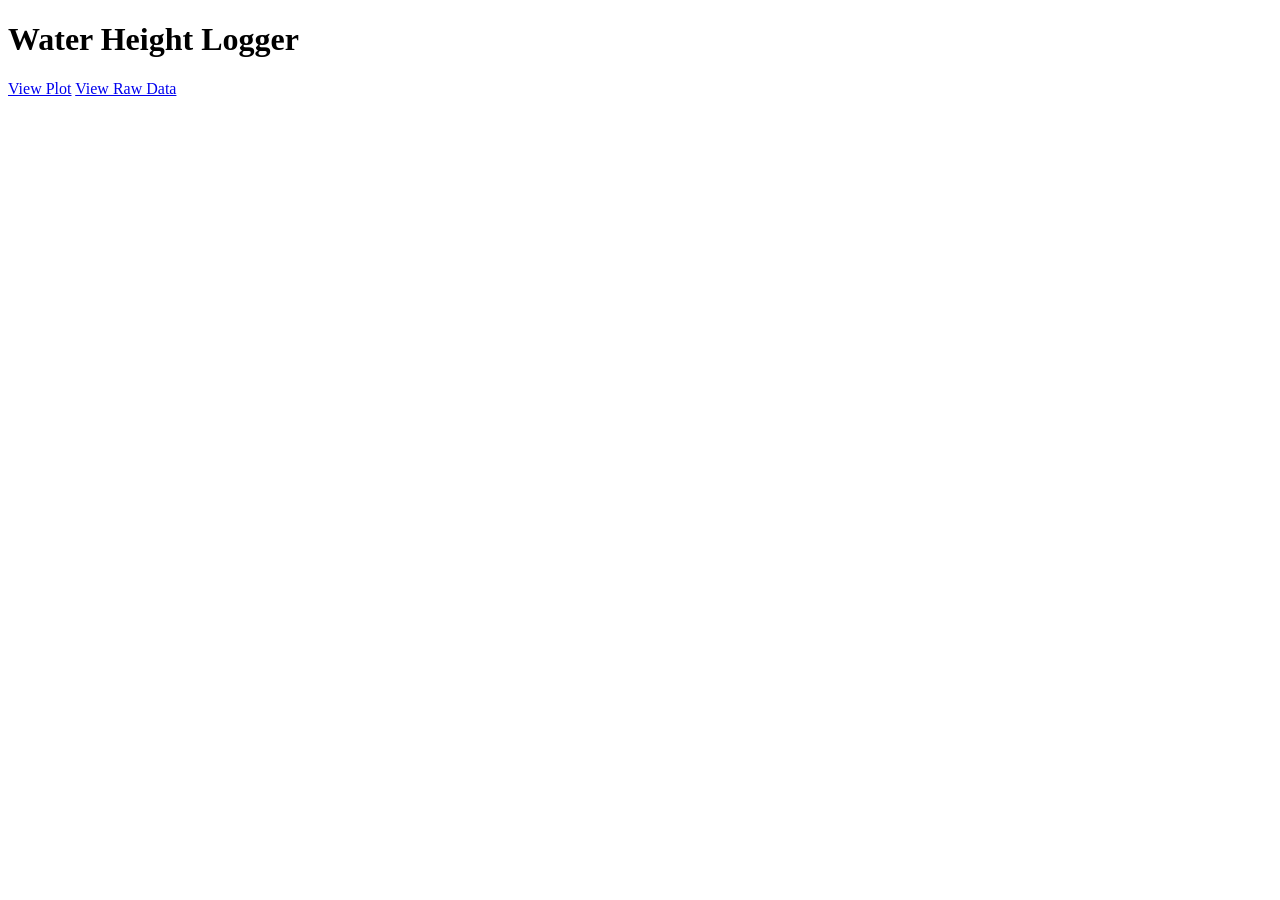
<file: templates/index.html>
<!doctype html>
<html lang="en">
  <head>
    <meta charset="utf-8">
    <title>Hauteur d'eau du puits</title>
  </head>
  <body>
    <h1>Water Height Logger</h1>
    <a href="/plot">View Plot</a>
    <a href="/data">View Raw Data</a>
  </body>
</html>
</file>
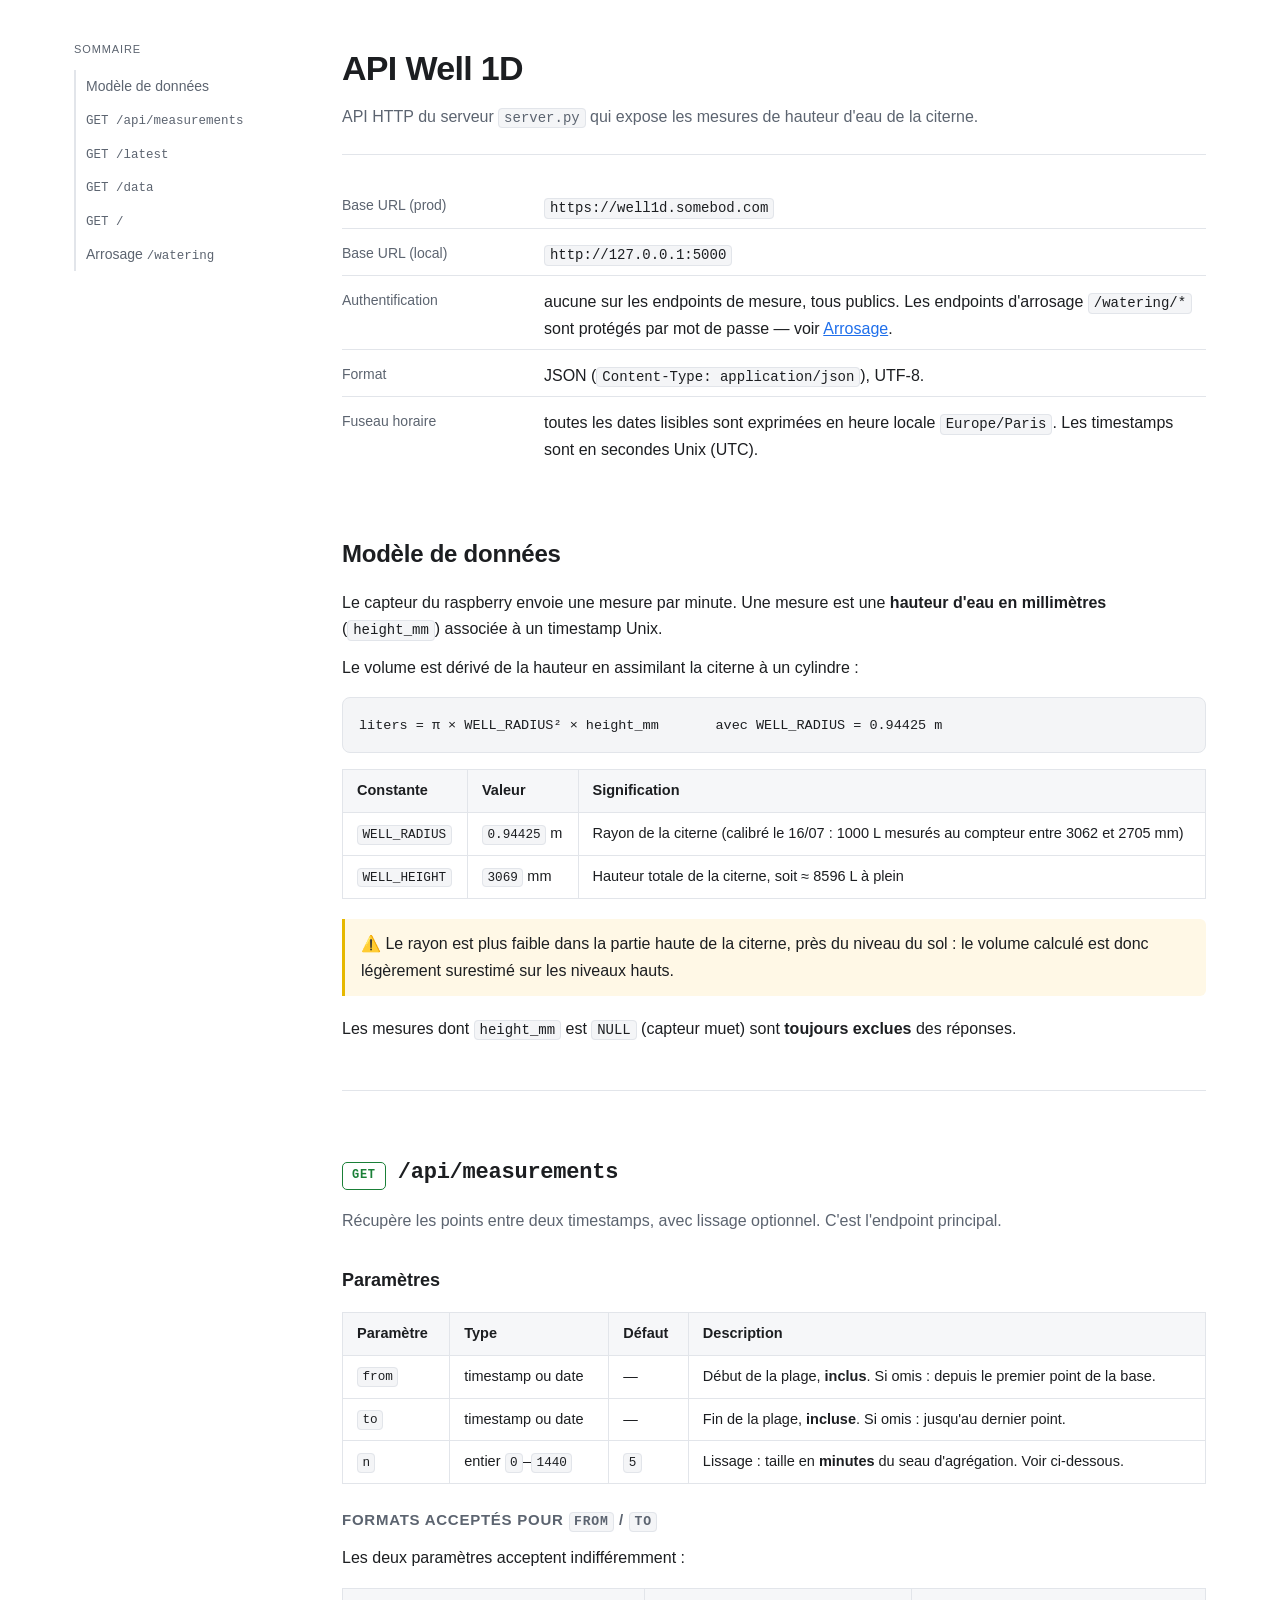
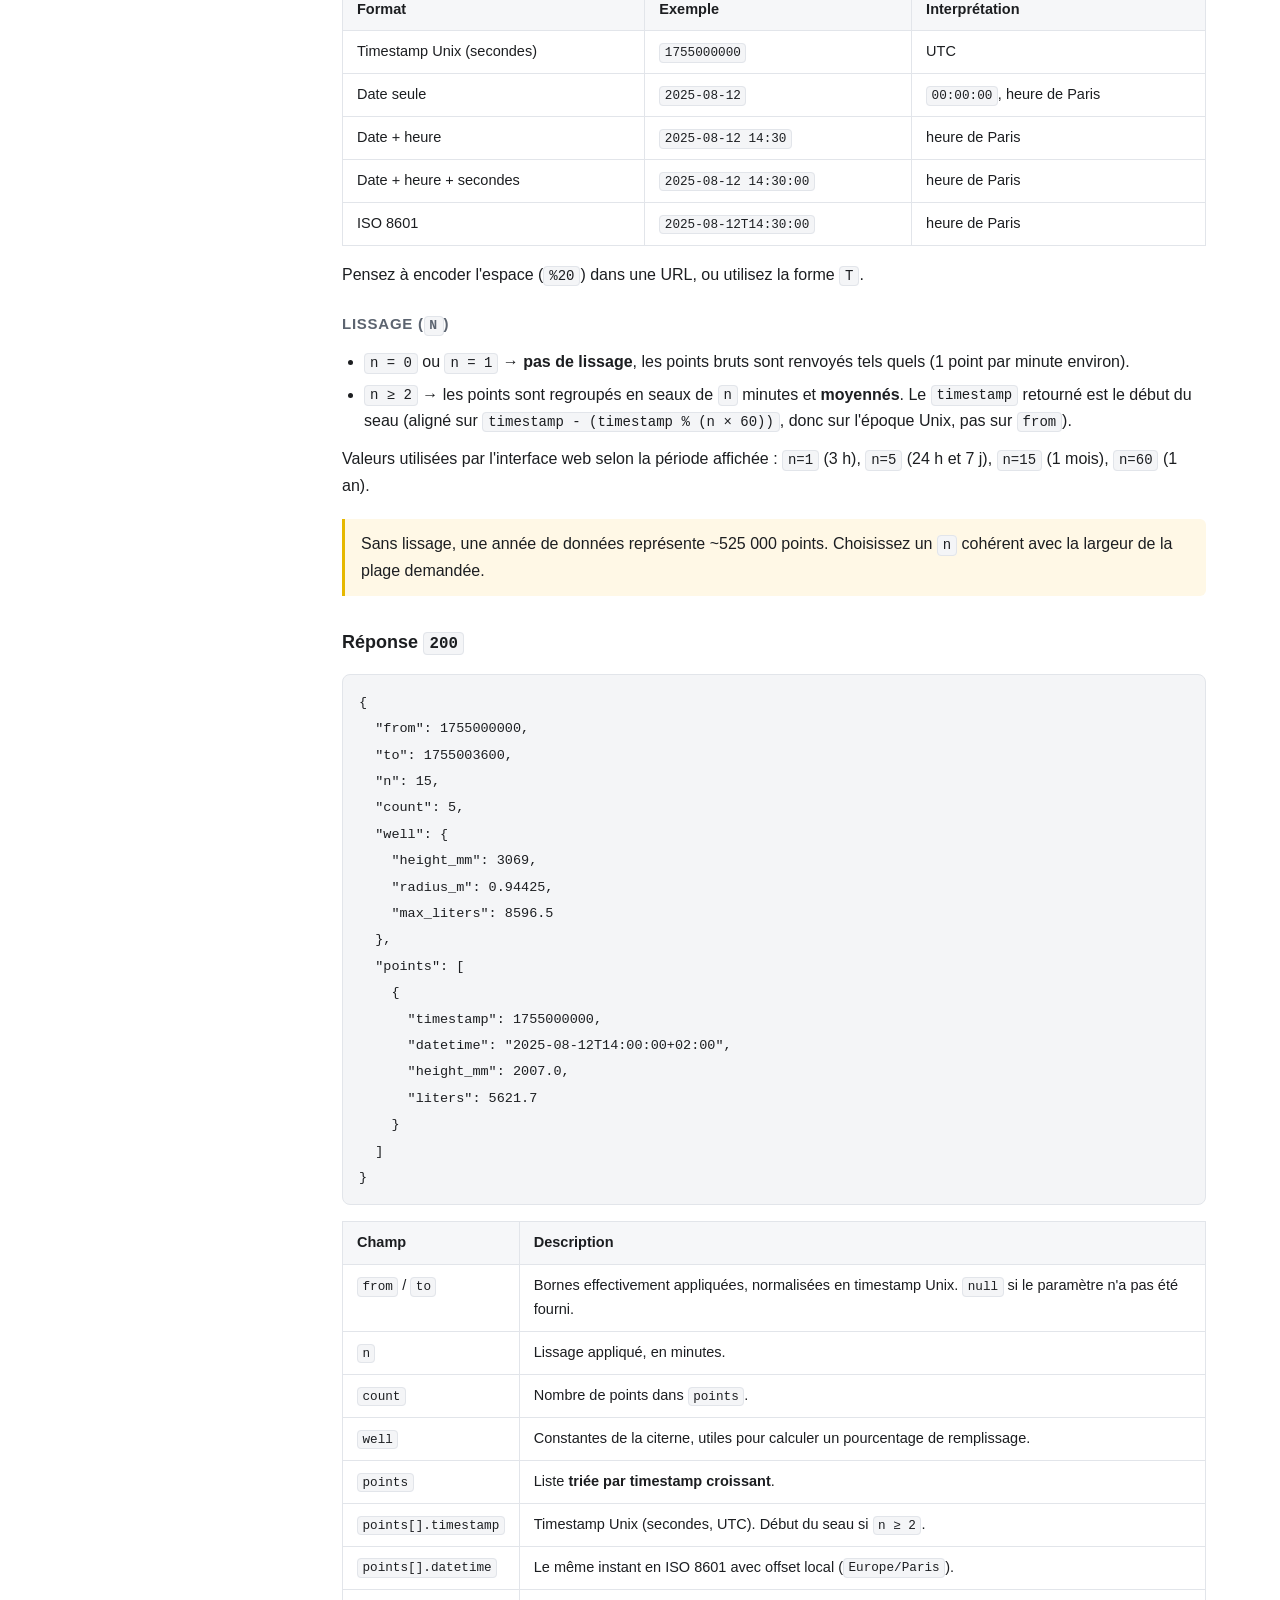
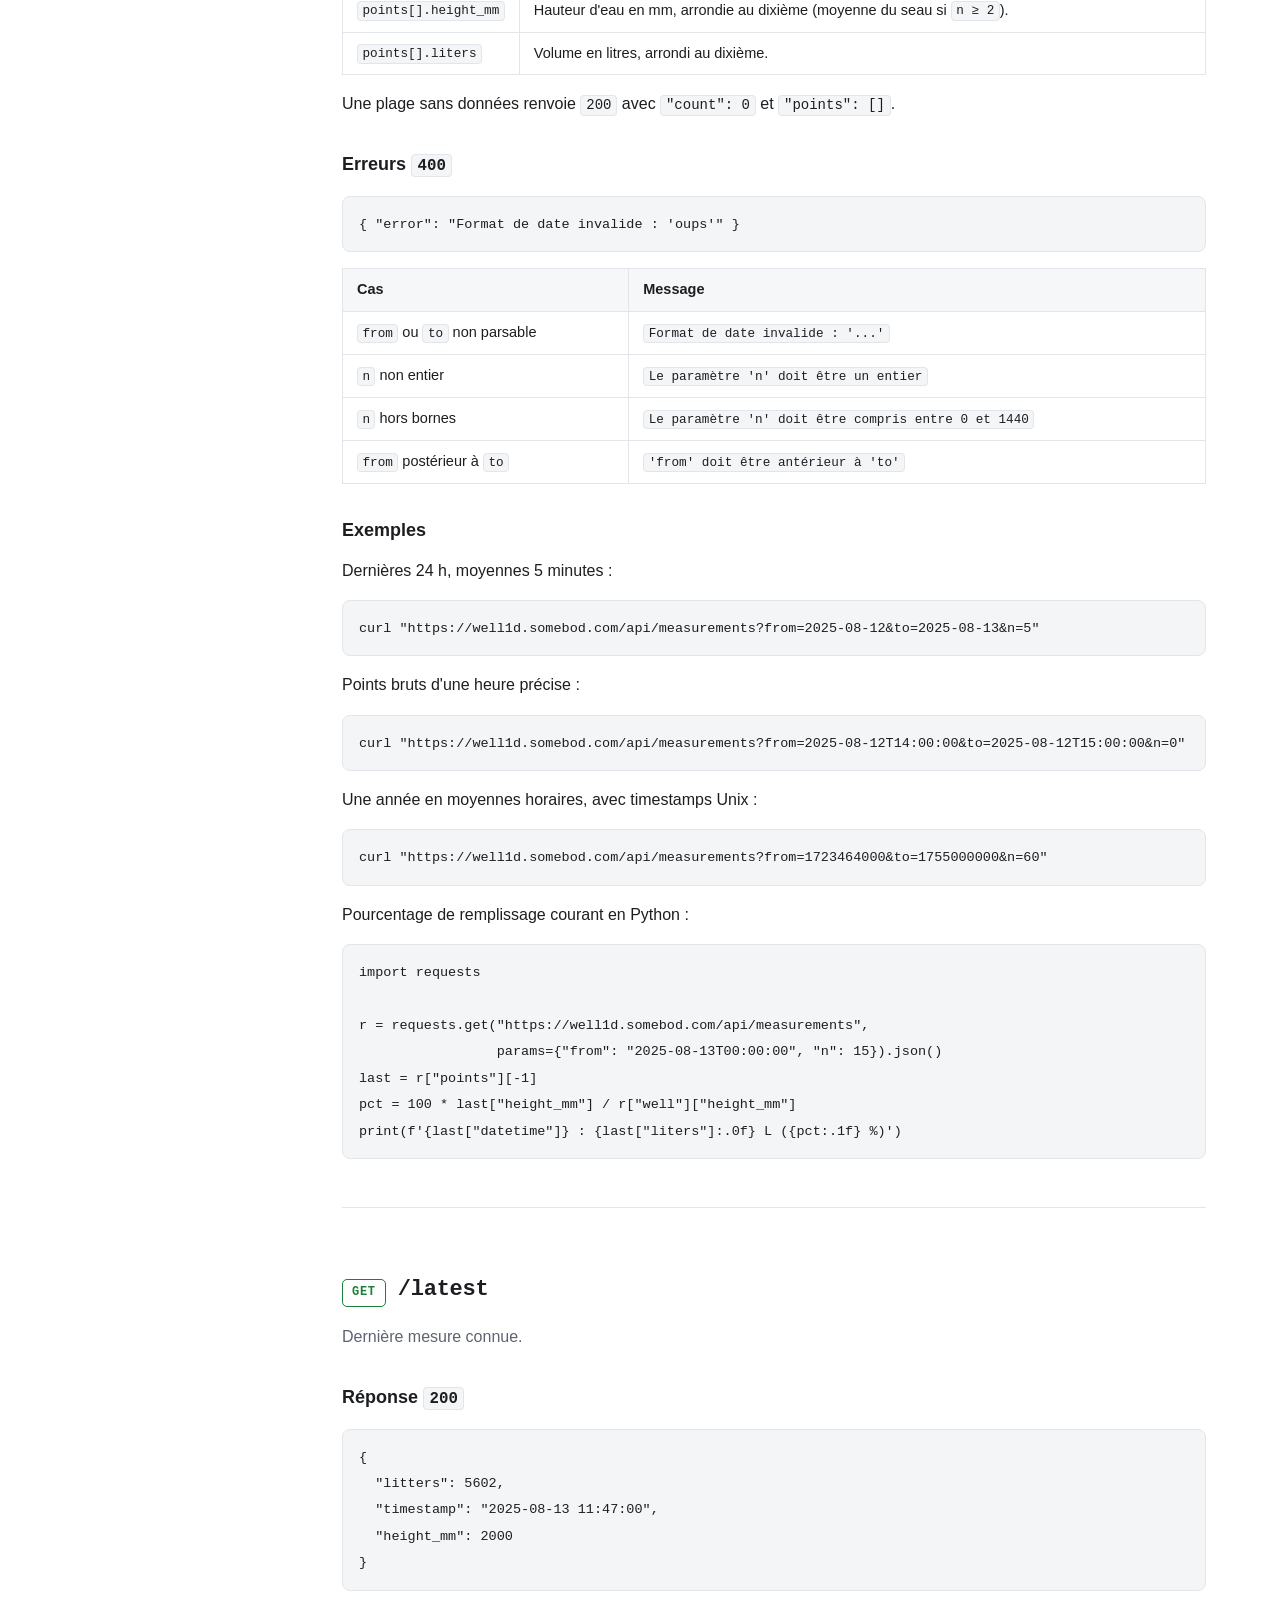
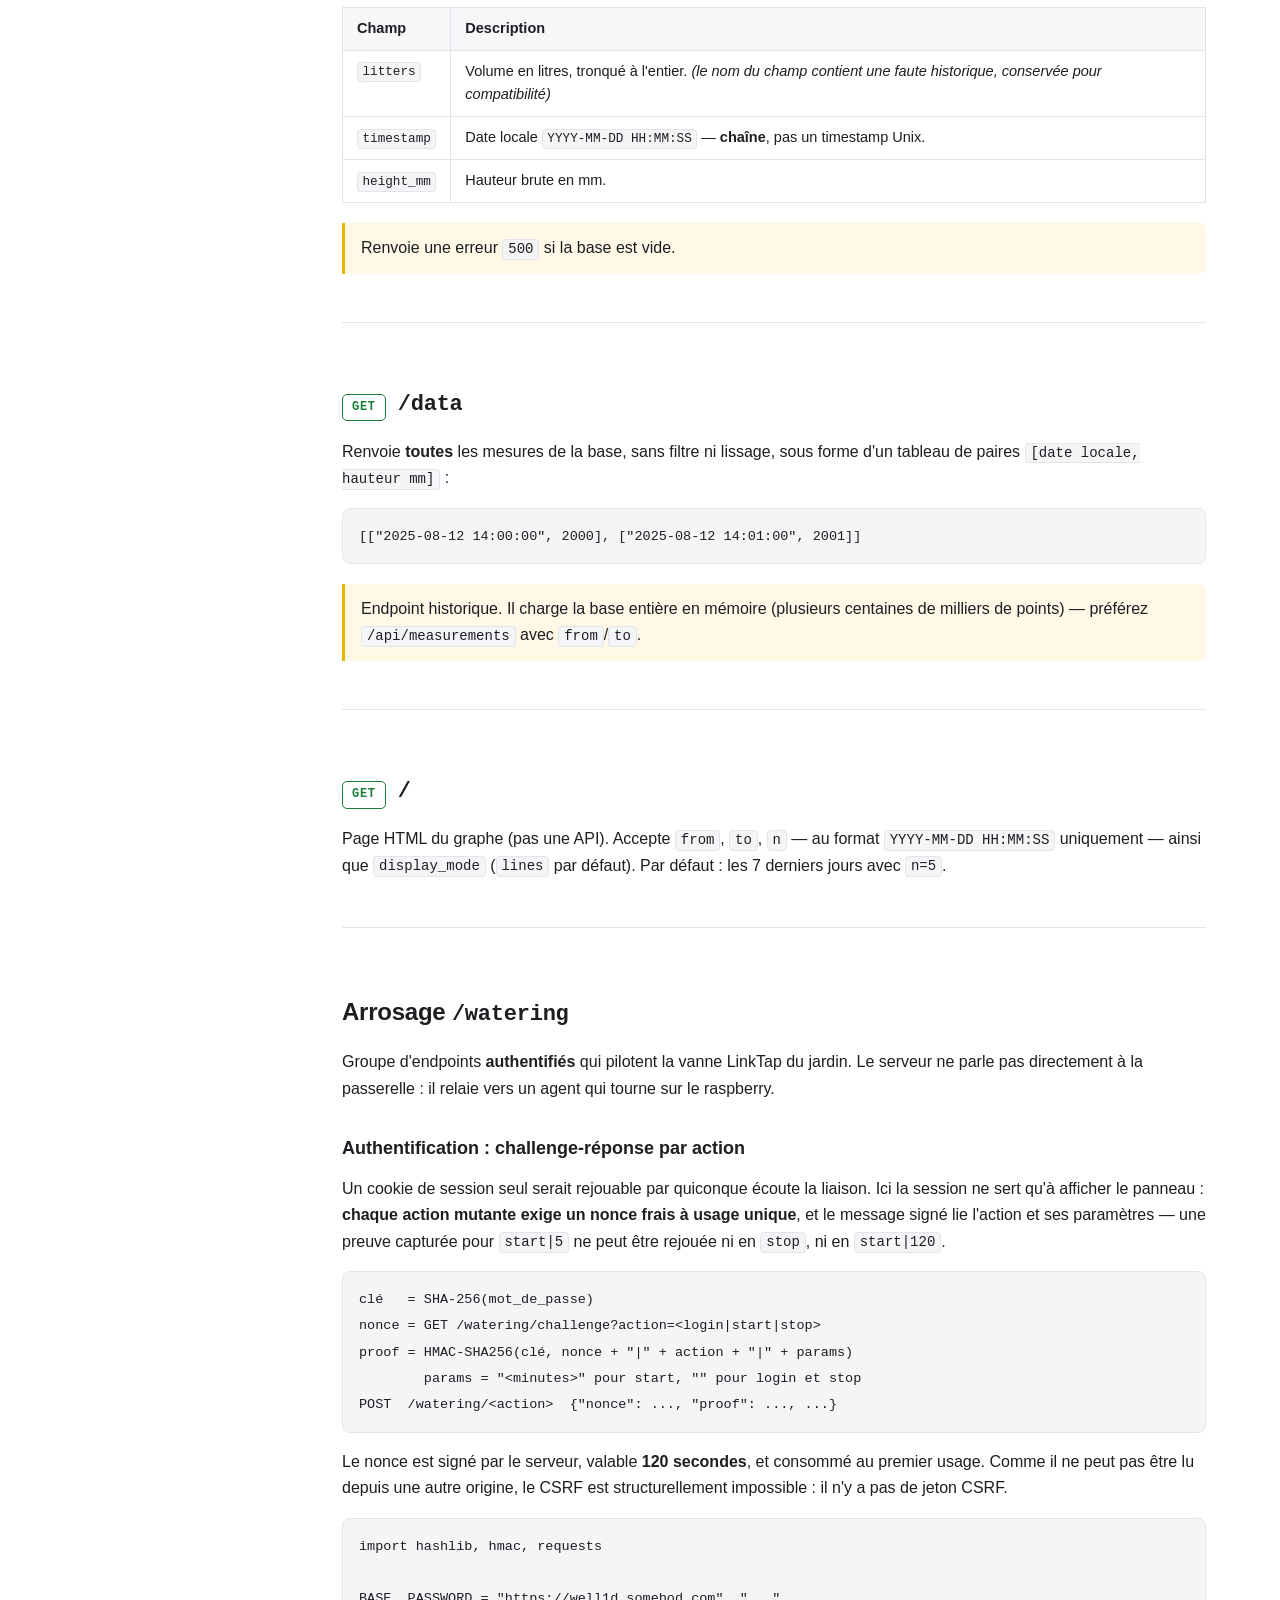
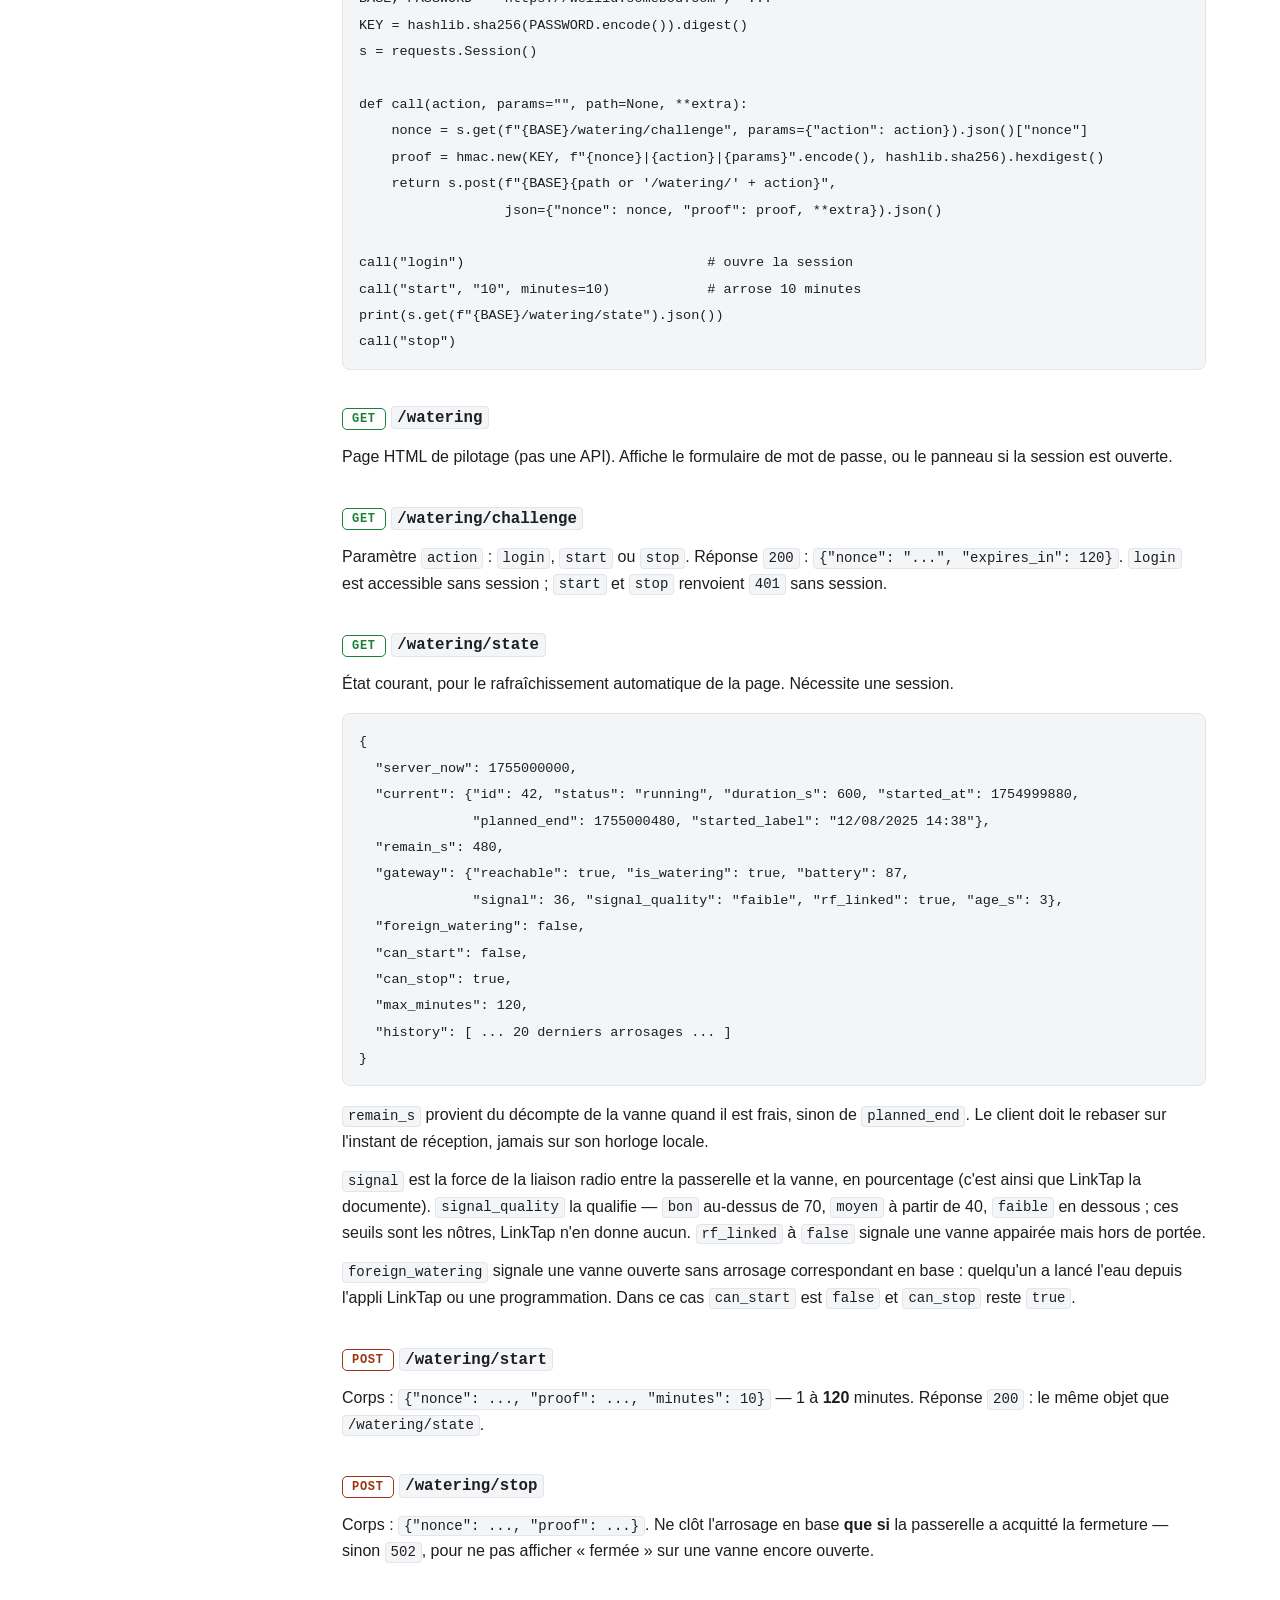
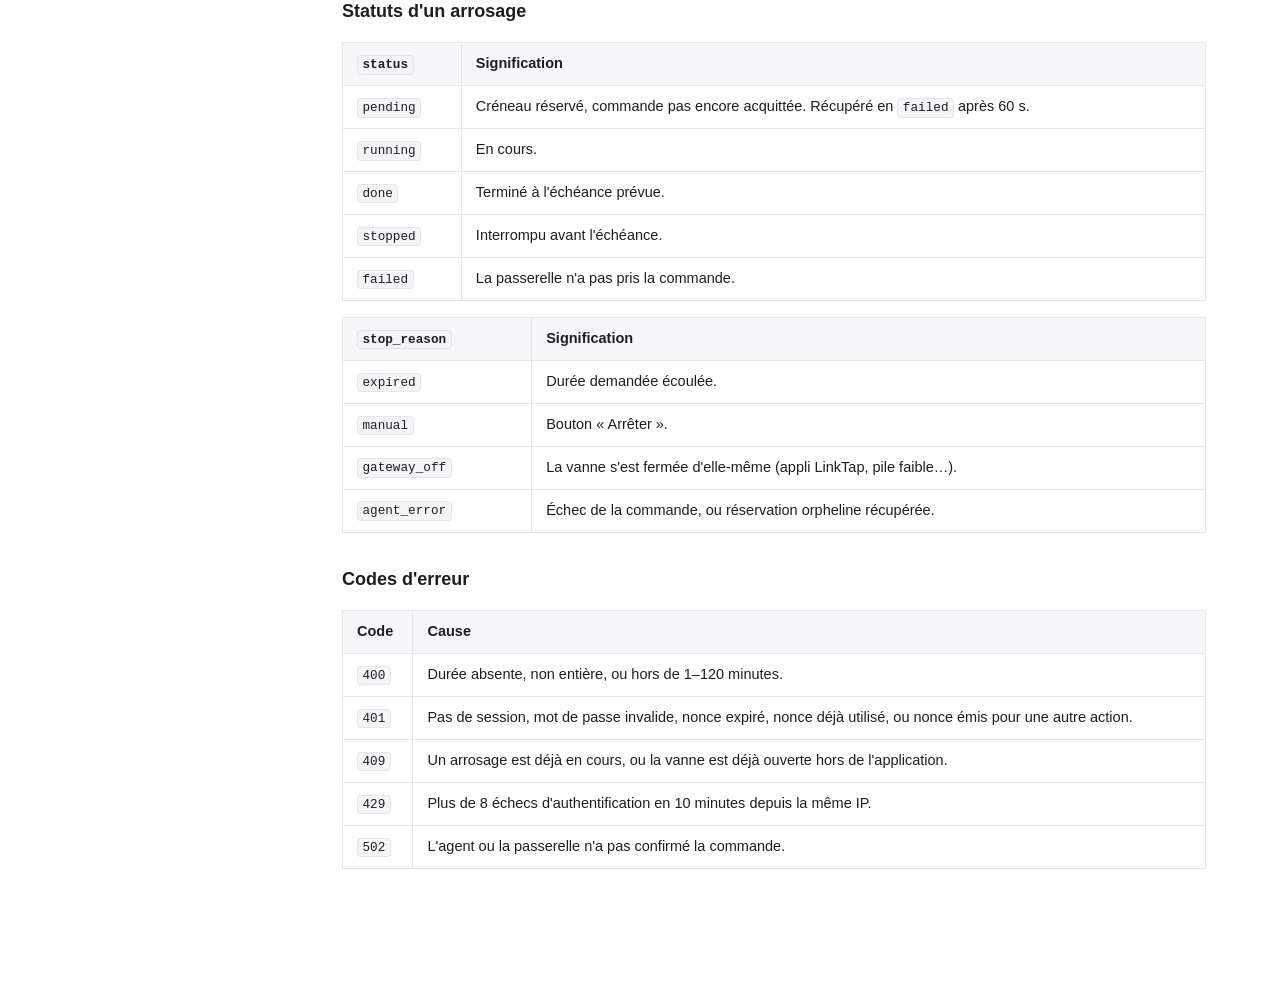
<file: static/API.html>
<!doctype html>
<html lang="fr">
<head>
<meta charset="utf-8">
<meta name="viewport" content="width=device-width, initial-scale=1">
<title>API Well 1D</title>
<style>
  :root {
    --bg: #ffffff;
    --bg-soft: #f6f7f9;
    --bg-code: #f4f5f7;
    --fg: #1c1e21;
    --fg-muted: #5c6470;
    --border: #e2e5ea;
    --border-strong: #cdd2da;
    --accent: #1f6feb;
    --accent-soft: #e8f0fe;
    --warn-bg: #fff8e6;
    --warn-border: #e6b800;
    --get: #1a7f37;
    --post: #9a3412;
    --mono: ui-monospace, SFMono-Regular, "SF Mono", Menlo, Consolas, "Liberation Mono", monospace;
  }
  @media (prefers-color-scheme: dark) {
    :root {
      --bg: #16181d;
      --bg-soft: #1d2026;
      --bg-code: #1d2026;
      --fg: #e6e8eb;
      --fg-muted: #9aa3af;
      --border: #2c3038;
      --border-strong: #3a3f49;
      --accent: #6ba4ff;
      --accent-soft: #1c2637;
      --warn-bg: #2a2415;
      --warn-border: #a88700;
      --get: #4ac26b;
      --post: #fb923c;
    }
  }

  * { box-sizing: border-box; }

  body {
    margin: 0;
    background: var(--bg);
    color: var(--fg);
    font: 16px/1.65 -apple-system, BlinkMacSystemFont, "Segoe UI", Roboto, Helvetica, Arial, sans-serif;
    -webkit-text-size-adjust: 100%;
  }

  .layout {
    max-width: 1180px;
    margin: 0 auto;
    padding: 0 24px 96px;
    display: grid;
    grid-template-columns: 220px minmax(0, 1fr);
    gap: 48px;
    align-items: start;
  }

  /* ---- Sommaire ---- */
  nav {
    position: sticky;
    top: 0;
    padding: 40px 0;
    max-height: 100vh;
    overflow-y: auto;
    font-size: 14px;
  }
  nav .toc-title {
    font-size: 11px;
    letter-spacing: .08em;
    text-transform: uppercase;
    color: var(--fg-muted);
    margin-bottom: 12px;
  }
  nav a {
    display: block;
    padding: 5px 10px;
    color: var(--fg-muted);
    text-decoration: none;
    border-left: 2px solid var(--border);
    border-radius: 0 4px 4px 0;
  }
  nav a:hover { color: var(--fg); background: var(--bg-soft); border-left-color: var(--border-strong); }
  nav a code { font-size: 12.5px; background: none; padding: 0; border: 0; color: inherit; }

  /* ---- Contenu ---- */
  main { padding: 40px 0 0; min-width: 0; }

  header.page {
    border-bottom: 1px solid var(--border);
    padding-bottom: 24px;
    margin-bottom: 32px;
  }
  header.page h1 { margin: 0 0 8px; font-size: 34px; letter-spacing: -.02em; }
  header.page p { margin: 0; color: var(--fg-muted); }

  h2 {
    margin: 56px 0 16px;
    padding-top: 8px;
    font-size: 24px;
    letter-spacing: -.01em;
    scroll-margin-top: 24px;
  }
  h3 { margin: 32px 0 12px; font-size: 18px; }
  h4 { margin: 24px 0 8px; font-size: 15px; color: var(--fg-muted); text-transform: uppercase; letter-spacing: .05em; }

  p { margin: 12px 0; }
  ul { margin: 12px 0; padding-left: 22px; }
  li { margin: 6px 0; }

  a { color: var(--accent); }

  hr {
    border: 0;
    border-top: 1px solid var(--border);
    margin: 48px 0;
  }

  code {
    font-family: var(--mono);
    font-size: .875em;
    background: var(--bg-code);
    border: 1px solid var(--border);
    border-radius: 4px;
    padding: .1em .35em;
  }

  pre {
    background: var(--bg-code);
    border: 1px solid var(--border);
    border-radius: 8px;
    padding: 14px 16px;
    overflow-x: auto;
    margin: 16px 0;
  }
  pre code { background: none; border: 0; padding: 0; font-size: 13.5px; line-height: 1.55; }

  .table-wrap { overflow-x: auto; margin: 16px 0; }
  table {
    border-collapse: collapse;
    width: 100%;
    font-size: 14.5px;
  }
  th, td {
    text-align: left;
    padding: 9px 14px;
    border: 1px solid var(--border);
    vertical-align: top;
  }
  th { background: var(--bg-soft); font-weight: 600; white-space: nowrap; }
  td code { white-space: nowrap; }

  blockquote {
    margin: 20px 0;
    padding: 12px 16px;
    background: var(--warn-bg);
    border-left: 3px solid var(--warn-border);
    border-radius: 0 6px 6px 0;
    color: var(--fg);
  }
  blockquote p { margin: 0; }

  /* ---- Titres d'endpoint ---- */
  .endpoint { display: flex; align-items: baseline; gap: 12px; flex-wrap: wrap; }
  .method {
    font-family: var(--mono);
    font-size: 12px;
    font-weight: 700;
    letter-spacing: .06em;
    padding: 3px 9px;
    border-radius: 5px;
    border: 1px solid currentColor;
  }
  .method.get { color: var(--get); }
  .method.post { color: var(--post); }
  .path { font-family: var(--mono); font-size: 22px; }

  .lead { color: var(--fg-muted); margin-top: 4px; }

  .meta-list { list-style: none; padding: 0; margin: 16px 0; }
  .meta-list li {
    display: grid;
    grid-template-columns: 190px minmax(0, 1fr);
    gap: 12px;
    padding: 7px 0;
    border-bottom: 1px solid var(--border);
  }
  .meta-list li:last-child { border-bottom: 0; }
  .meta-list .k { color: var(--fg-muted); font-size: 14px; }

  @media (max-width: 860px) {
    .layout { grid-template-columns: 1fr; gap: 0; padding: 0 18px 64px; }
    nav { position: static; max-height: none; padding: 24px 0 0; }
    nav a { display: inline-block; border-left: 0; border: 1px solid var(--border); margin: 0 6px 6px 0; border-radius: 6px; }
    main { padding-top: 24px; }
    .meta-list li { grid-template-columns: 1fr; gap: 0; }
    header.page h1 { font-size: 27px; }
  }
</style>
</head>
<body>
<div class="layout">

  <nav>
    <div class="toc-title">Sommaire</div>
    <a href="#modele">Modèle de données</a>
    <a href="#measurements"><code>GET /api/measurements</code></a>
    <a href="#latest"><code>GET /latest</code></a>
    <a href="#data"><code>GET /data</code></a>
    <a href="#root"><code>GET /</code></a>
    <a href="#watering">Arrosage <code>/watering</code></a>
  </nav>

  <main>
    <header class="page">
      <h1>API Well 1D</h1>
      <p>API HTTP du serveur <code>server.py</code> qui expose les mesures de hauteur d'eau de la citerne.</p>
    </header>

    <ul class="meta-list">
      <li><span class="k">Base URL (prod)</span> <span><code>https://well1d.somebod.com</code></span></li>
      <li><span class="k">Base URL (local)</span> <span><code>http://127.0.0.1:5000</code></span></li>
      <li><span class="k">Authentification</span> <span>aucune sur les endpoints de mesure, tous publics. Les endpoints d'arrosage <code>/watering/*</code> sont protégés par mot de passe — voir <a href="#watering">Arrosage</a>.</span></li>
      <li><span class="k">Format</span> <span>JSON (<code>Content-Type: application/json</code>), UTF-8.</span></li>
      <li><span class="k">Fuseau horaire</span> <span>toutes les dates lisibles sont exprimées en heure locale <code>Europe/Paris</code>. Les timestamps sont en secondes Unix (UTC).</span></li>
    </ul>

    <h2 id="modele">Modèle de données</h2>

    <p>Le capteur du raspberry envoie une mesure par minute. Une mesure est une <strong>hauteur d'eau en millimètres</strong> (<code>height_mm</code>) associée à un timestamp Unix.</p>

    <p>Le volume est dérivé de la hauteur en assimilant la citerne à un cylindre :</p>

<pre><code>liters = π × WELL_RADIUS² × height_mm       avec WELL_RADIUS = 0.94425 m</code></pre>

    <div class="table-wrap">
      <table>
        <thead><tr><th>Constante</th><th>Valeur</th><th>Signification</th></tr></thead>
        <tbody>
          <tr><td><code>WELL_RADIUS</code></td><td><code>0.94425</code> m</td><td>Rayon de la citerne (calibré le 16/07 : 1000 L mesurés au compteur entre 3062 et 2705 mm)</td></tr>
          <tr><td><code>WELL_HEIGHT</code></td><td><code>3069</code> mm</td><td>Hauteur totale de la citerne, soit ≈ 8596 L à plein</td></tr>
        </tbody>
      </table>
    </div>

    <blockquote><p>⚠️ Le rayon est plus faible dans la partie haute de la citerne, près du niveau du sol : le volume calculé est donc légèrement surestimé sur les niveaux hauts.</p></blockquote>

    <p>Les mesures dont <code>height_mm</code> est <code>NULL</code> (capteur muet) sont <strong>toujours exclues</strong> des réponses.</p>

    <hr>

    <h2 id="measurements" class="endpoint"><span class="method get">GET</span> <span class="path">/api/measurements</span></h2>
    <p class="lead">Récupère les points entre deux timestamps, avec lissage optionnel. C'est l'endpoint principal.</p>

    <h3>Paramètres</h3>

    <div class="table-wrap">
      <table>
        <thead><tr><th>Paramètre</th><th>Type</th><th>Défaut</th><th>Description</th></tr></thead>
        <tbody>
          <tr><td><code>from</code></td><td>timestamp ou date</td><td>—</td><td>Début de la plage, <strong>inclus</strong>. Si omis : depuis le premier point de la base.</td></tr>
          <tr><td><code>to</code></td><td>timestamp ou date</td><td>—</td><td>Fin de la plage, <strong>incluse</strong>. Si omis : jusqu'au dernier point.</td></tr>
          <tr><td><code>n</code></td><td>entier <code>0</code>–<code>1440</code></td><td><code>5</code></td><td>Lissage : taille en <strong>minutes</strong> du seau d'agrégation. Voir ci-dessous.</td></tr>
        </tbody>
      </table>
    </div>

    <h4>Formats acceptés pour <code>from</code> / <code>to</code></h4>

    <p>Les deux paramètres acceptent indifféremment :</p>

    <div class="table-wrap">
      <table>
        <thead><tr><th>Format</th><th>Exemple</th><th>Interprétation</th></tr></thead>
        <tbody>
          <tr><td>Timestamp Unix (secondes)</td><td><code>1755000000</code></td><td>UTC</td></tr>
          <tr><td>Date seule</td><td><code>2025-08-12</code></td><td><code>00:00:00</code>, heure de Paris</td></tr>
          <tr><td>Date + heure</td><td><code>2025-08-12 14:30</code></td><td>heure de Paris</td></tr>
          <tr><td>Date + heure + secondes</td><td><code>2025-08-12 14:30:00</code></td><td>heure de Paris</td></tr>
          <tr><td>ISO 8601</td><td><code>2025-08-12T14:30:00</code></td><td>heure de Paris</td></tr>
        </tbody>
      </table>
    </div>

    <p>Pensez à encoder l'espace (<code>%20</code>) dans une URL, ou utilisez la forme <code>T</code>.</p>

    <h4>Lissage (<code>n</code>)</h4>

    <ul>
      <li><code>n = 0</code> ou <code>n = 1</code> → <strong>pas de lissage</strong>, les points bruts sont renvoyés tels quels (1 point par minute environ).</li>
      <li><code>n ≥ 2</code> → les points sont regroupés en seaux de <code>n</code> minutes et <strong>moyennés</strong>. Le <code>timestamp</code> retourné est le début du seau (aligné sur <code>timestamp - (timestamp % (n × 60))</code>, donc sur l'époque Unix, pas sur <code>from</code>).</li>
    </ul>

    <p>Valeurs utilisées par l'interface web selon la période affichée : <code>n=1</code> (3 h), <code>n=5</code> (24 h et 7 j), <code>n=15</code> (1 mois), <code>n=60</code> (1 an).</p>

    <blockquote><p>Sans lissage, une année de données représente ~525 000 points. Choisissez un <code>n</code> cohérent avec la largeur de la plage demandée.</p></blockquote>

    <h3>Réponse <code>200</code></h3>

<pre><code>{
  "from": 1755000000,
  "to": 1755003600,
  "n": 15,
  "count": 5,
  "well": {
    "height_mm": 3069,
    "radius_m": 0.94425,
    "max_liters": 8596.5
  },
  "points": [
    {
      "timestamp": 1755000000,
      "datetime": "2025-08-12T14:00:00+02:00",
      "height_mm": 2007.0,
      "liters": 5621.7
    }
  ]
}</code></pre>

    <div class="table-wrap">
      <table>
        <thead><tr><th>Champ</th><th>Description</th></tr></thead>
        <tbody>
          <tr><td><code>from</code> / <code>to</code></td><td>Bornes effectivement appliquées, normalisées en timestamp Unix. <code>null</code> si le paramètre n'a pas été fourni.</td></tr>
          <tr><td><code>n</code></td><td>Lissage appliqué, en minutes.</td></tr>
          <tr><td><code>count</code></td><td>Nombre de points dans <code>points</code>.</td></tr>
          <tr><td><code>well</code></td><td>Constantes de la citerne, utiles pour calculer un pourcentage de remplissage.</td></tr>
          <tr><td><code>points</code></td><td>Liste <strong>triée par timestamp croissant</strong>.</td></tr>
          <tr><td><code>points[].timestamp</code></td><td>Timestamp Unix (secondes, UTC). Début du seau si <code>n ≥ 2</code>.</td></tr>
          <tr><td><code>points[].datetime</code></td><td>Le même instant en ISO 8601 avec offset local (<code>Europe/Paris</code>).</td></tr>
          <tr><td><code>points[].height_mm</code></td><td>Hauteur d'eau en mm, arrondie au dixième (moyenne du seau si <code>n ≥ 2</code>).</td></tr>
          <tr><td><code>points[].liters</code></td><td>Volume en litres, arrondi au dixième.</td></tr>
        </tbody>
      </table>
    </div>

    <p>Une plage sans données renvoie <code>200</code> avec <code>"count": 0</code> et <code>"points": []</code>.</p>

    <h3>Erreurs <code>400</code></h3>

<pre><code>{ "error": "Format de date invalide : 'oups'" }</code></pre>

    <div class="table-wrap">
      <table>
        <thead><tr><th>Cas</th><th>Message</th></tr></thead>
        <tbody>
          <tr><td><code>from</code> ou <code>to</code> non parsable</td><td><code>Format de date invalide : '...'</code></td></tr>
          <tr><td><code>n</code> non entier</td><td><code>Le paramètre 'n' doit être un entier</code></td></tr>
          <tr><td><code>n</code> hors bornes</td><td><code>Le paramètre 'n' doit être compris entre 0 et 1440</code></td></tr>
          <tr><td><code>from</code> postérieur à <code>to</code></td><td><code>'from' doit être antérieur à 'to'</code></td></tr>
        </tbody>
      </table>
    </div>

    <h3>Exemples</h3>

    <p>Dernières 24 h, moyennes 5 minutes :</p>

<pre><code>curl "https://well1d.somebod.com/api/measurements?from=2025-08-12&amp;to=2025-08-13&amp;n=5"</code></pre>

    <p>Points bruts d'une heure précise :</p>

<pre><code>curl "https://well1d.somebod.com/api/measurements?from=2025-08-12T14:00:00&amp;to=2025-08-12T15:00:00&amp;n=0"</code></pre>

    <p>Une année en moyennes horaires, avec timestamps Unix :</p>

<pre><code>curl "https://well1d.somebod.com/api/measurements?from=1723464000&amp;to=1755000000&amp;n=60"</code></pre>

    <p>Pourcentage de remplissage courant en Python :</p>

<pre><code>import requests

r = requests.get("https://well1d.somebod.com/api/measurements",
                 params={"from": "2025-08-13T00:00:00", "n": 15}).json()
last = r["points"][-1]
pct = 100 * last["height_mm"] / r["well"]["height_mm"]
print(f'{last["datetime"]} : {last["liters"]:.0f} L ({pct:.1f} %)')</code></pre>

    <hr>

    <h2 id="latest" class="endpoint"><span class="method get">GET</span> <span class="path">/latest</span></h2>
    <p class="lead">Dernière mesure connue.</p>

    <h3>Réponse <code>200</code></h3>

<pre><code>{
  "litters": 5602,
  "timestamp": "2025-08-13 11:47:00",
  "height_mm": 2000
}</code></pre>

    <div class="table-wrap">
      <table>
        <thead><tr><th>Champ</th><th>Description</th></tr></thead>
        <tbody>
          <tr><td><code>litters</code></td><td>Volume en litres, tronqué à l'entier. <em>(le nom du champ contient une faute historique, conservée pour compatibilité)</em></td></tr>
          <tr><td><code>timestamp</code></td><td>Date locale <code>YYYY-MM-DD HH:MM:SS</code> — <strong>chaîne</strong>, pas un timestamp Unix.</td></tr>
          <tr><td><code>height_mm</code></td><td>Hauteur brute en mm.</td></tr>
        </tbody>
      </table>
    </div>

    <blockquote><p>Renvoie une erreur <code>500</code> si la base est vide.</p></blockquote>

    <hr>

    <h2 id="data" class="endpoint"><span class="method get">GET</span> <span class="path">/data</span></h2>

    <p>Renvoie <strong>toutes</strong> les mesures de la base, sans filtre ni lissage, sous forme d'un tableau de paires <code>[date locale, hauteur mm]</code> :</p>

<pre><code>[["2025-08-12 14:00:00", 2000], ["2025-08-12 14:01:00", 2001]]</code></pre>

    <blockquote><p>Endpoint historique. Il charge la base entière en mémoire (plusieurs centaines de milliers de points) — préférez <code>/api/measurements</code> avec <code>from</code>/<code>to</code>.</p></blockquote>

    <hr>

    <h2 id="root" class="endpoint"><span class="method get">GET</span> <span class="path">/</span></h2>

    <p>Page HTML du graphe (pas une API). Accepte <code>from</code>, <code>to</code>, <code>n</code> — au format <code>YYYY-MM-DD HH:MM:SS</code> uniquement — ainsi que <code>display_mode</code> (<code>lines</code> par défaut). Par défaut : les 7 derniers jours avec <code>n=5</code>.</p>

    <hr>

    <h2 id="watering">Arrosage <span class="path">/watering</span></h2>

    <p>Groupe d'endpoints <strong>authentifiés</strong> qui pilotent la vanne LinkTap du jardin. Le serveur ne parle pas directement à la passerelle : il relaie vers un agent qui tourne sur le raspberry.</p>

    <h3>Authentification : challenge-réponse par action</h3>

    <p>Un cookie de session seul serait rejouable par quiconque écoute la liaison. Ici la session ne sert qu'à afficher le panneau : <strong>chaque action mutante exige un nonce frais à usage unique</strong>, et le message signé lie l'action et ses paramètres — une preuve capturée pour <code>start|5</code> ne peut être rejouée ni en <code>stop</code>, ni en <code>start|120</code>.</p>

<pre><code>clé   = SHA-256(mot_de_passe)
nonce = GET /watering/challenge?action=&lt;login|start|stop&gt;
proof = HMAC-SHA256(clé, nonce + "|" + action + "|" + params)
        params = "&lt;minutes&gt;" pour start, "" pour login et stop
POST  /watering/&lt;action&gt;  {"nonce": ..., "proof": ..., ...}</code></pre>

    <p>Le nonce est signé par le serveur, valable <strong>120 secondes</strong>, et consommé au premier usage. Comme il ne peut pas être lu depuis une autre origine, le CSRF est structurellement impossible : il n'y a pas de jeton CSRF.</p>

<pre><code>import hashlib, hmac, requests

BASE, PASSWORD = "https://well1d.somebod.com", "..."
KEY = hashlib.sha256(PASSWORD.encode()).digest()
s = requests.Session()

def call(action, params="", path=None, **extra):
    nonce = s.get(f"{BASE}/watering/challenge", params={"action": action}).json()["nonce"]
    proof = hmac.new(KEY, f"{nonce}|{action}|{params}".encode(), hashlib.sha256).hexdigest()
    return s.post(f"{BASE}{path or '/watering/' + action}",
                  json={"nonce": nonce, "proof": proof, **extra}).json()

call("login")                              # ouvre la session
call("start", "10", minutes=10)            # arrose 10 minutes
print(s.get(f"{BASE}/watering/state").json())
call("stop")</code></pre>

    <h3><span class="method get">GET</span> <code>/watering</code></h3>
    <p>Page HTML de pilotage (pas une API). Affiche le formulaire de mot de passe, ou le panneau si la session est ouverte.</p>

    <h3><span class="method get">GET</span> <code>/watering/challenge</code></h3>
    <p>Paramètre <code>action</code> : <code>login</code>, <code>start</code> ou <code>stop</code>. Réponse <code>200</code> : <code>{"nonce": "...", "expires_in": 120}</code>. <code>login</code> est accessible sans session ; <code>start</code> et <code>stop</code> renvoient <code>401</code> sans session.</p>

    <h3><span class="method get">GET</span> <code>/watering/state</code></h3>
    <p>État courant, pour le rafraîchissement automatique de la page. Nécessite une session.</p>

<pre><code>{
  "server_now": 1755000000,
  "current": {"id": 42, "status": "running", "duration_s": 600, "started_at": 1754999880,
              "planned_end": 1755000480, "started_label": "12/08/2025 14:38"},
  "remain_s": 480,
  "gateway": {"reachable": true, "is_watering": true, "battery": 87,
              "signal": 36, "signal_quality": "faible", "rf_linked": true, "age_s": 3},
  "foreign_watering": false,
  "can_start": false,
  "can_stop": true,
  "max_minutes": 120,
  "history": [ ... 20 derniers arrosages ... ]
}</code></pre>

    <p><code>remain_s</code> provient du décompte de la vanne quand il est frais, sinon de <code>planned_end</code>. Le client doit le rebaser sur l'instant de réception, jamais sur son horloge locale.</p>

    <p><code>signal</code> est la force de la liaison radio entre la passerelle et la vanne, en pourcentage (c'est ainsi que LinkTap la documente). <code>signal_quality</code> la qualifie — <code>bon</code> au-dessus de 70, <code>moyen</code> à partir de 40, <code>faible</code> en dessous ; ces seuils sont les nôtres, LinkTap n'en donne aucun. <code>rf_linked</code> à <code>false</code> signale une vanne appairée mais hors de portée.</p>

    <p><code>foreign_watering</code> signale une vanne ouverte sans arrosage correspondant en base : quelqu'un a lancé l'eau depuis l'appli LinkTap ou une programmation. Dans ce cas <code>can_start</code> est <code>false</code> et <code>can_stop</code> reste <code>true</code>.</p>

    <h3><span class="method post">POST</span> <code>/watering/start</code></h3>
    <p>Corps : <code>{"nonce": ..., "proof": ..., "minutes": 10}</code> — 1 à <strong>120</strong> minutes. Réponse <code>200</code> : le même objet que <code>/watering/state</code>.</p>

    <h3><span class="method post">POST</span> <code>/watering/stop</code></h3>
    <p>Corps : <code>{"nonce": ..., "proof": ...}</code>. Ne clôt l'arrosage en base <strong>que si</strong> la passerelle a acquitté la fermeture — sinon <code>502</code>, pour ne pas afficher « fermée » sur une vanne encore ouverte.</p>

    <h3>Statuts d'un arrosage</h3>
    <div class="table-wrap">
      <table>
        <thead><tr><th><code>status</code></th><th>Signification</th></tr></thead>
        <tbody>
          <tr><td><code>pending</code></td><td>Créneau réservé, commande pas encore acquittée. Récupéré en <code>failed</code> après 60 s.</td></tr>
          <tr><td><code>running</code></td><td>En cours.</td></tr>
          <tr><td><code>done</code></td><td>Terminé à l'échéance prévue.</td></tr>
          <tr><td><code>stopped</code></td><td>Interrompu avant l'échéance.</td></tr>
          <tr><td><code>failed</code></td><td>La passerelle n'a pas pris la commande.</td></tr>
        </tbody>
      </table>
    </div>

    <div class="table-wrap">
      <table>
        <thead><tr><th><code>stop_reason</code></th><th>Signification</th></tr></thead>
        <tbody>
          <tr><td><code>expired</code></td><td>Durée demandée écoulée.</td></tr>
          <tr><td><code>manual</code></td><td>Bouton « Arrêter ».</td></tr>
          <tr><td><code>gateway_off</code></td><td>La vanne s'est fermée d'elle-même (appli LinkTap, pile faible…).</td></tr>
          <tr><td><code>agent_error</code></td><td>Échec de la commande, ou réservation orpheline récupérée.</td></tr>
        </tbody>
      </table>
    </div>

    <h3>Codes d'erreur</h3>
    <div class="table-wrap">
      <table>
        <thead><tr><th>Code</th><th>Cause</th></tr></thead>
        <tbody>
          <tr><td><code>400</code></td><td>Durée absente, non entière, ou hors de 1–120 minutes.</td></tr>
          <tr><td><code>401</code></td><td>Pas de session, mot de passe invalide, nonce expiré, nonce déjà utilisé, ou nonce émis pour une autre action.</td></tr>
          <tr><td><code>409</code></td><td>Un arrosage est déjà en cours, ou la vanne est déjà ouverte hors de l'application.</td></tr>
          <tr><td><code>429</code></td><td>Plus de 8 échecs d'authentification en 10 minutes depuis la même IP.</td></tr>
          <tr><td><code>502</code></td><td>L'agent ou la passerelle n'a pas confirmé la commande.</td></tr>
        </tbody>
      </table>
    </div>

  </main>
</div>
</body>
</html>
</file>
